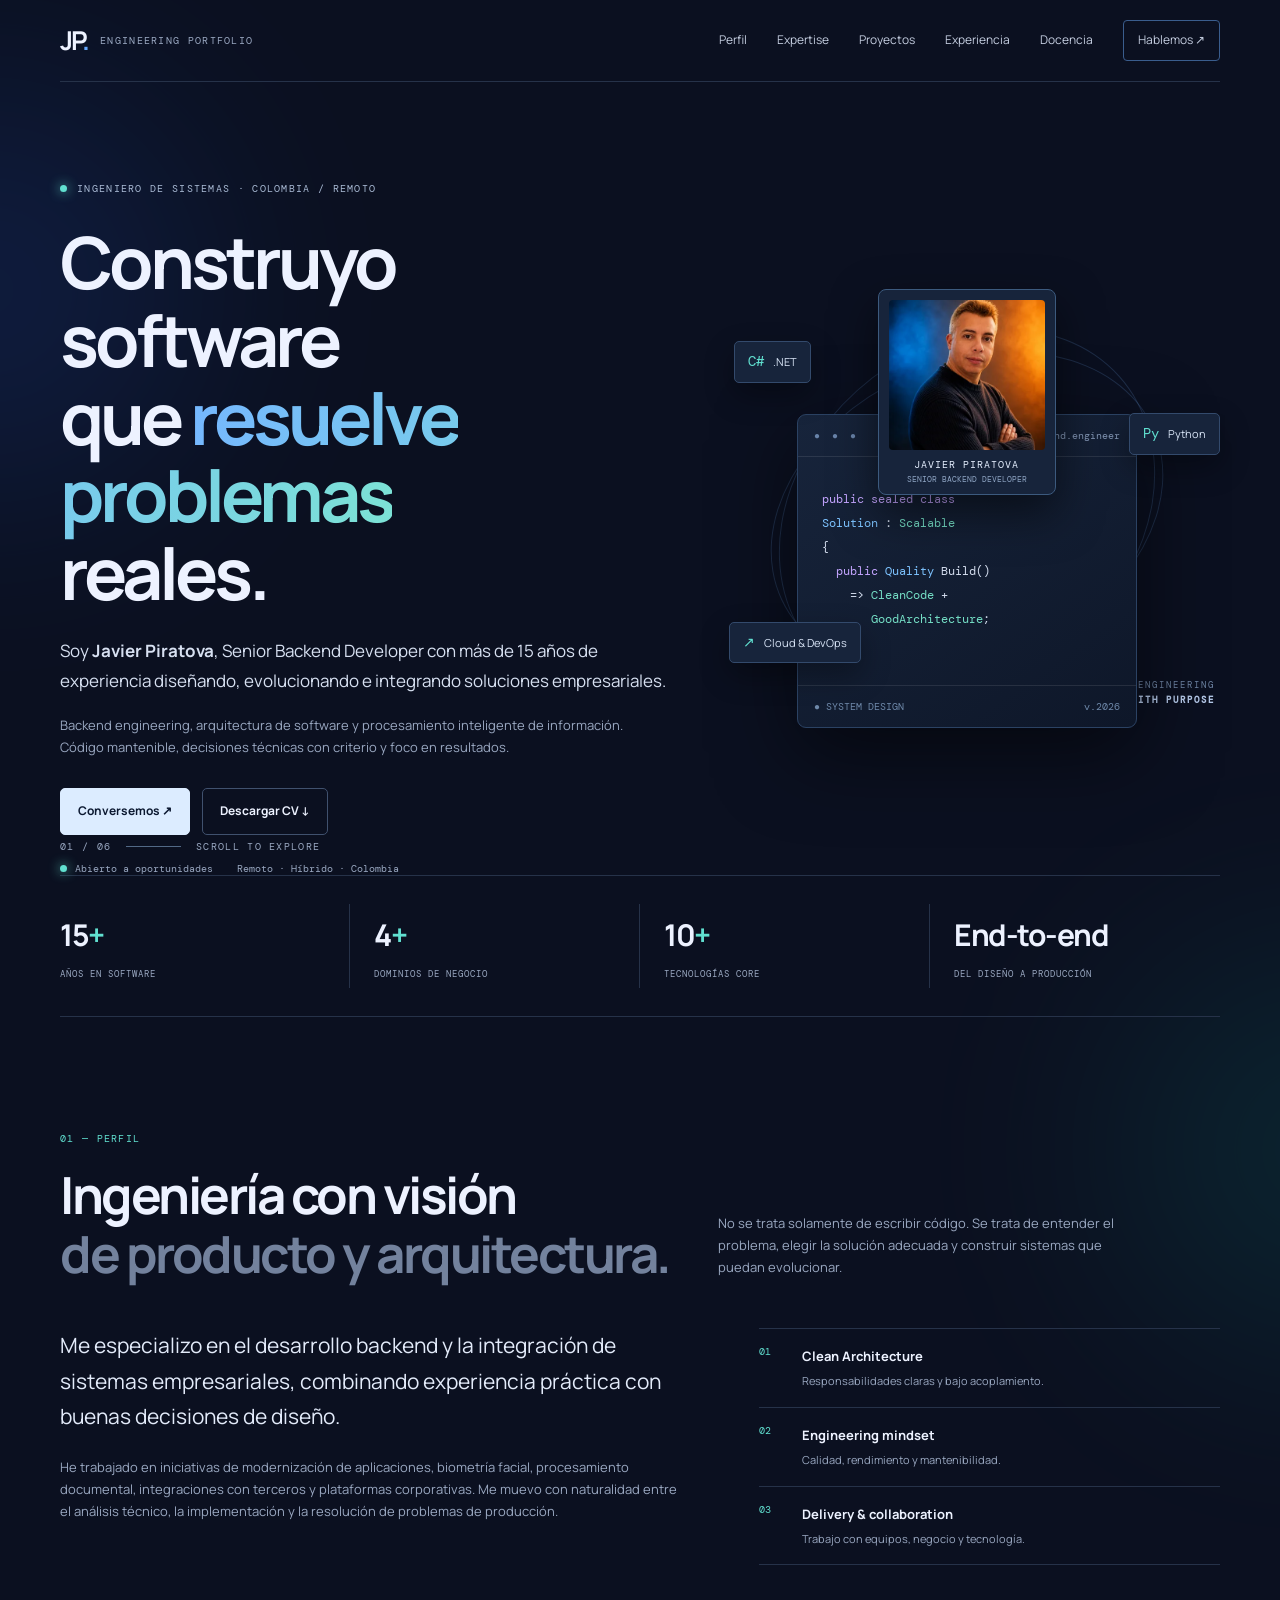
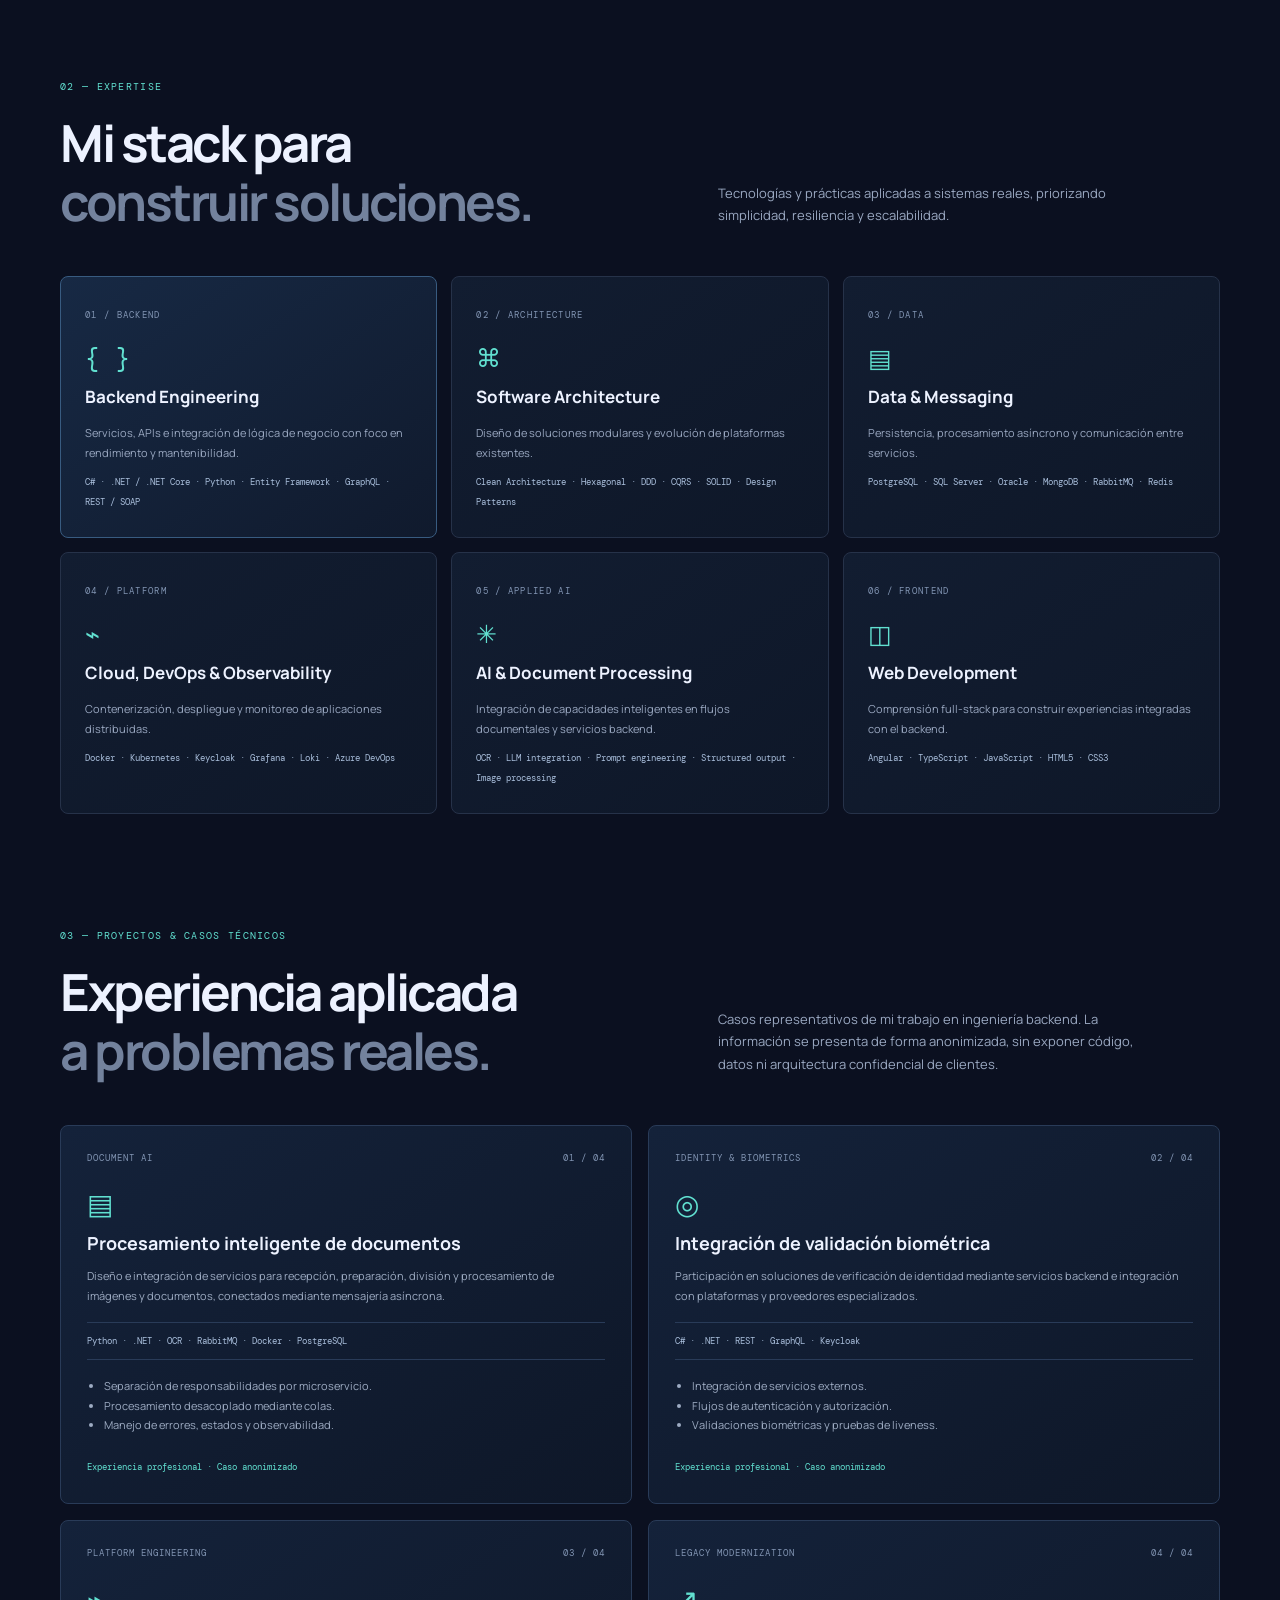
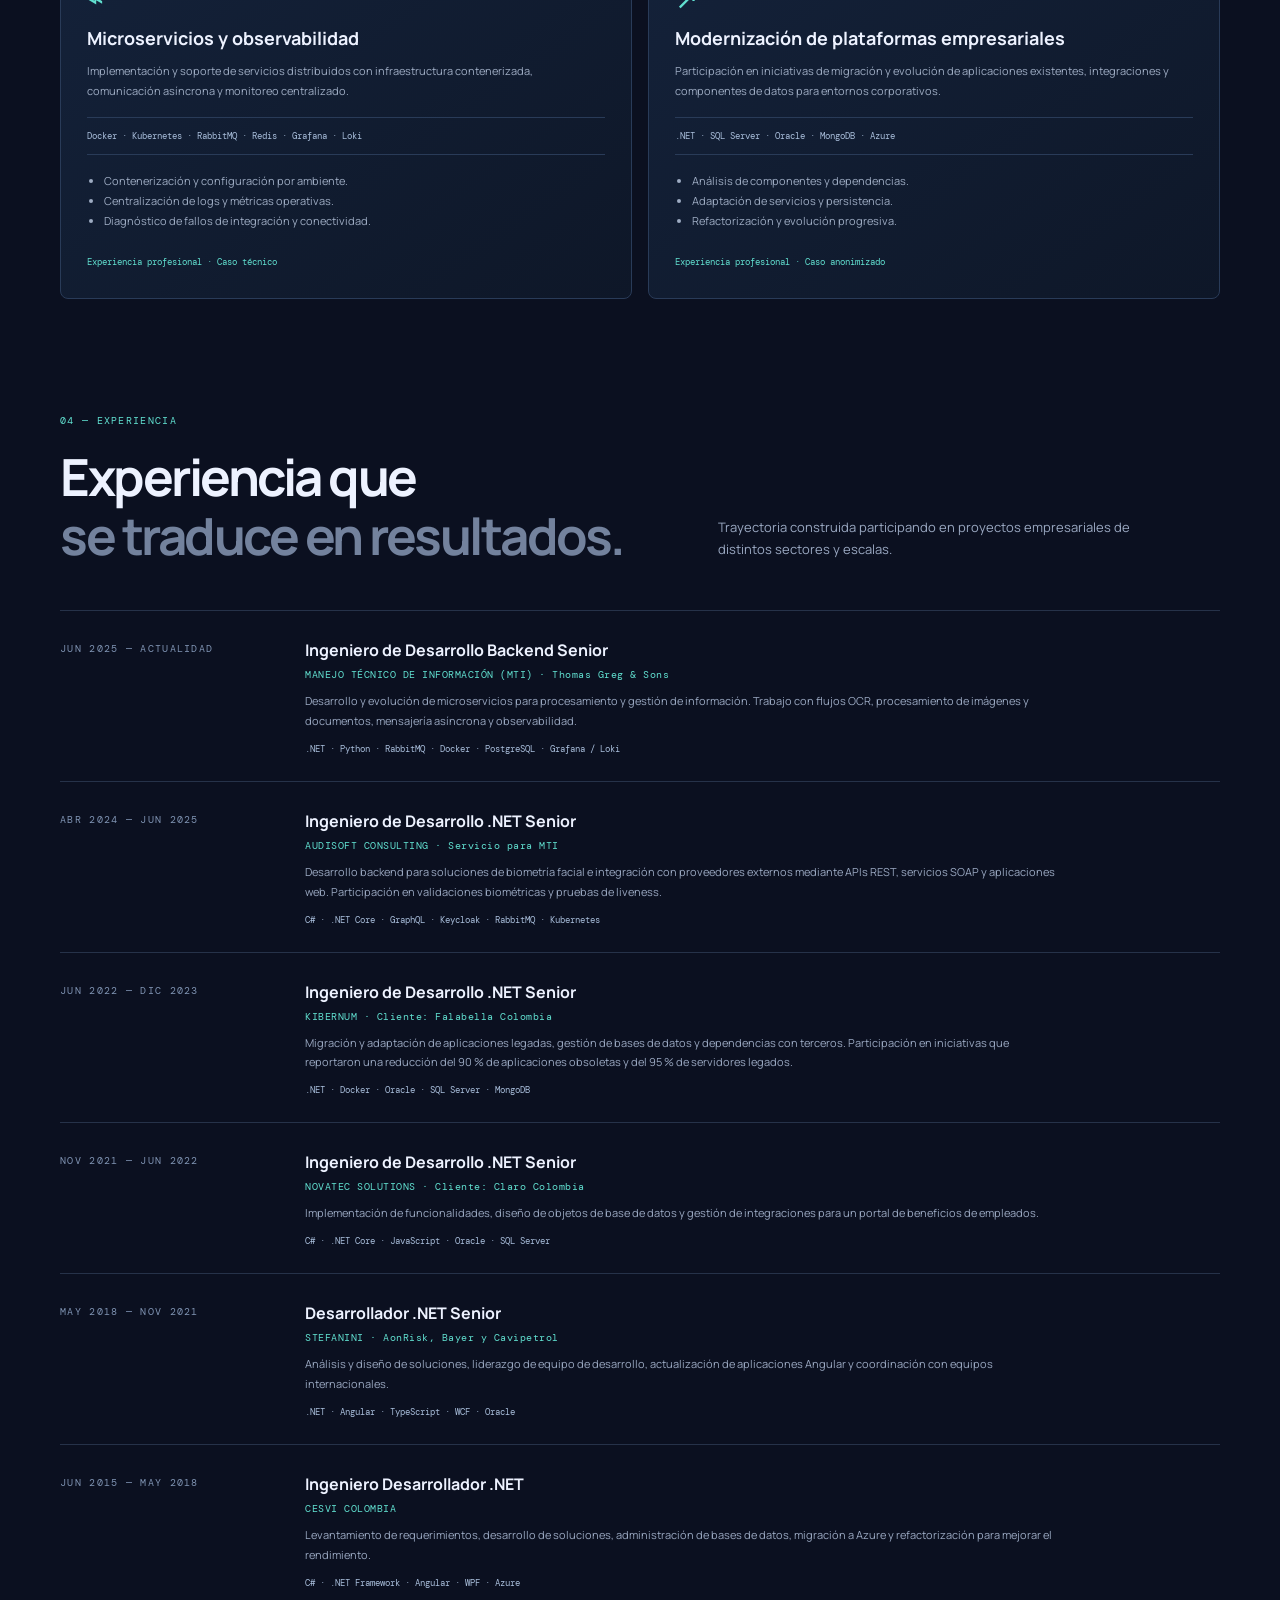
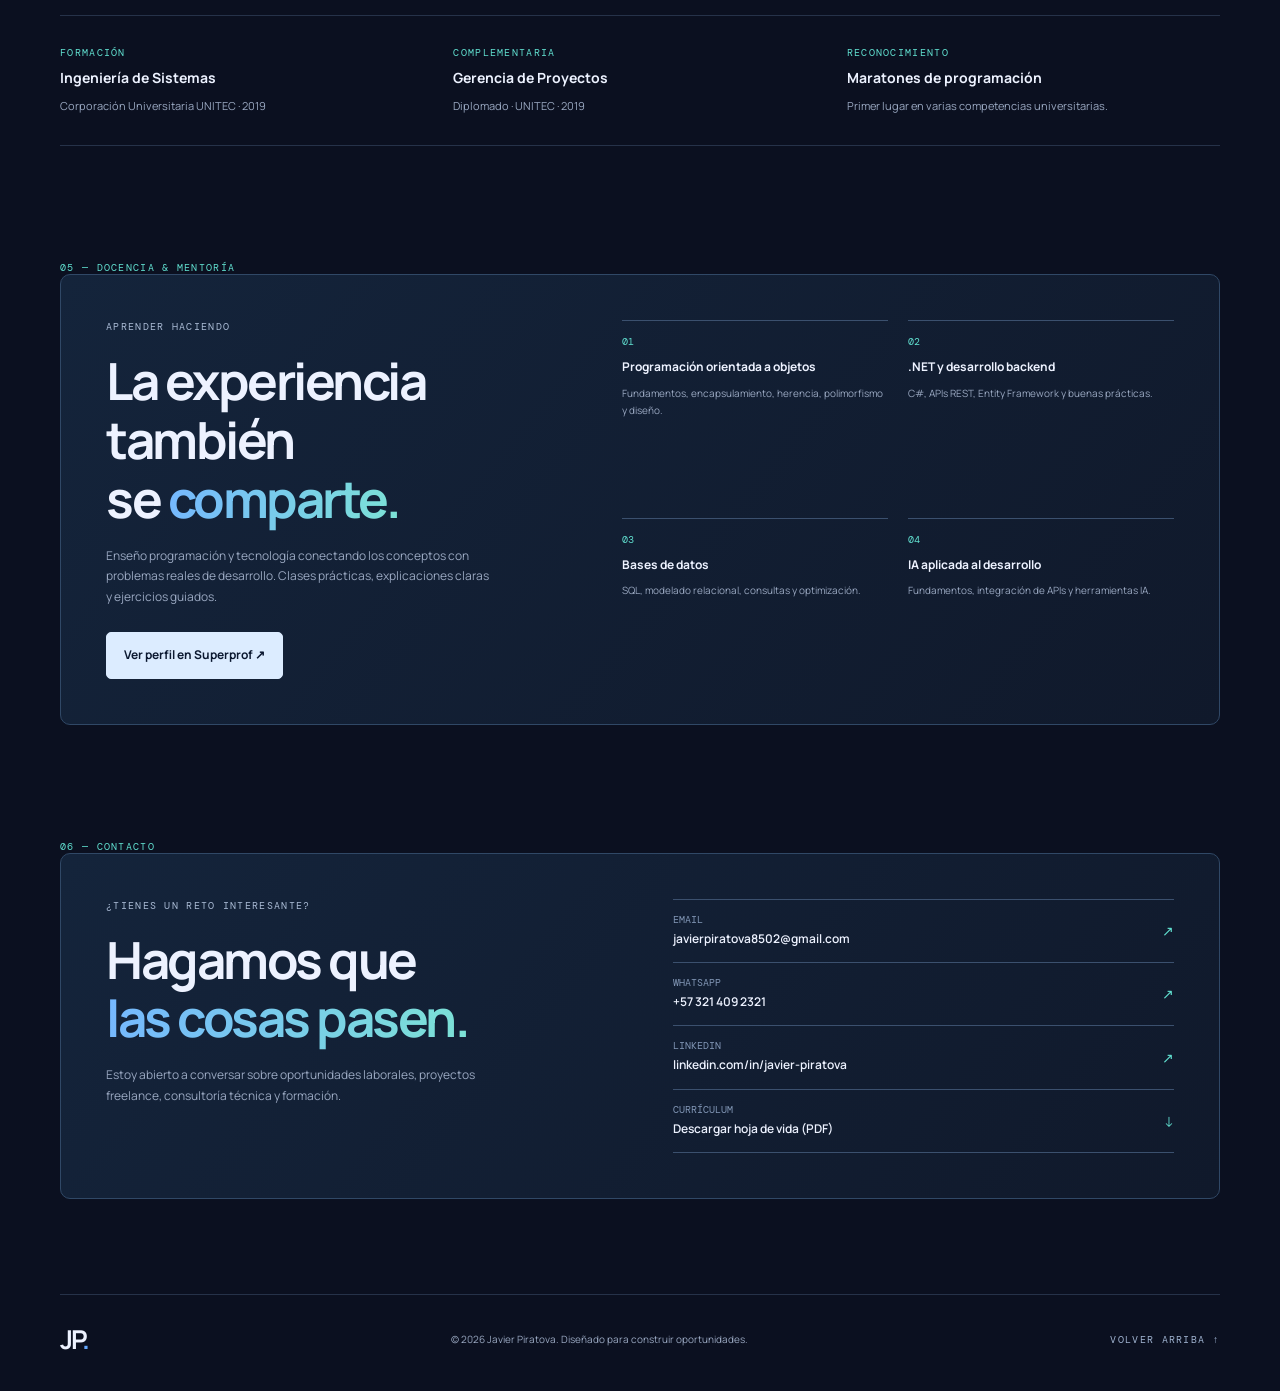
<file: index.html>
<!doctype html>
<html lang="es">
<head>
<meta charset="utf-8"><meta name="viewport" content="width=device-width,initial-scale=1">
<meta name="theme-color" content="#0b1020">
<meta name="author" content="Javier Piratova">
<meta name="referrer" content="strict-origin-when-cross-origin">
<meta name="robots" content="index,follow,max-image-preview:large">
<link rel="canonical" href="https://portafolio-cal.pages.dev/">
<meta property="og:locale" content="es_CO">
<meta property="og:site_name" content="Javier Piratova | Portafolio profesional">
<link rel="icon" type="image/svg+xml" href="assets/favicon.svg">
<link rel="sitemap" type="application/xml" href="sitemap.xml">
<meta property="og:type" content="website">
<meta property="og:url" content="https://portafolio-cal.pages.dev/">
<meta property="og:image" content="https://portafolio-cal.pages.dev/assets/og-cover.svg">
<meta property="og:image:alt" content="Javier Piratova, Senior .NET Backend Developer e Ingeniero de Sistemas">
<meta property="og:image:width" content="1200">
<meta property="og:image:height" content="630">
<meta name="twitter:card" content="summary_large_image">
<meta name="twitter:title" content="Javier Piratova | Senior .NET Backend Developer en Colombia">
<meta name="twitter:description" content="Ingeniero de Sistemas en Colombia. Desarrollo backend, .NET, APIs, microservicios, arquitectura e IA aplicada.">
<meta name="twitter:image" content="https://portafolio-cal.pages.dev/assets/og-cover.svg">
<meta name="twitter:image:alt" content="Javier Piratova, Senior .NET Backend Developer e Ingeniero de Sistemas">
<meta name="description" content="Javier Piratova, Senior .NET Backend Developer e Ingeniero de Sistemas en Colombia. Desarrollo backend, APIs, microservicios, arquitectura de software e IA aplicada.">
<script type="application/ld+json">
{
  "@context": "https://schema.org",
  "@graph": [
    {
      "@type": "Person",
      "@id": "https://portafolio-cal.pages.dev/#javier-piratova",
      "name": "Javier Piratova",
      "url": "https://portafolio-cal.pages.dev/",
      "image": {
        "@type": "ImageObject",
        "url": "https://portafolio-cal.pages.dev/assets/javier-piratova.webp",
        "width": 400,
        "height": 400
      },
      "jobTitle": "Senior .NET Backend Developer",
      "description": "Ingeniero de Sistemas y desarrollador backend senior especializado en .NET, C#, Python, APIs, microservicios, arquitectura de software e IA aplicada.",
      "email": "mailto:javierpiratova8502@gmail.com",
      "sameAs": [
        "https://www.linkedin.com/in/javier-piratova",
        "https://github.com/Xavier8502"
      ],
      "knowsAbout": [
        "Software Architecture", "Clean Architecture", "C#", ".NET", "ASP.NET Core",
        "Python", "Backend Development", "REST APIs", "GraphQL", "Microservices",
        "Document AI", "OCR", "RabbitMQ", "PostgreSQL", "Docker", "Kubernetes",
        "Redis", "Observability"
      ]
    },
    {
      "@type": "WebSite",
      "@id": "https://portafolio-cal.pages.dev/#website",
      "url": "https://portafolio-cal.pages.dev/",
      "name": "Javier Piratova | Portafolio profesional",
      "inLanguage": "es-CO",
      "about": { "@id": "https://portafolio-cal.pages.dev/#javier-piratova" }
    }
  ]
}
</script>  
<meta property="og:title" content="Javier Piratova | Senior .NET Backend Developer en Colombia">
<meta property="og:description" content="Ingeniero de Sistemas en Colombia. Desarrollo backend, .NET, APIs, microservicios, arquitectura de software e IA aplicada.">
<title>Javier Piratova | Senior .NET Backend Developer en Colombia</title>
<link rel="preconnect" href="https://fonts.googleapis.com"><link rel="preconnect" href="https://fonts.gstatic.com" crossorigin>
<link href="https://fonts.googleapis.com/css2?family=DM+Mono:wght@400;500&family=Manrope:wght@400;500;600;700;800&display=swap" rel="stylesheet">
<link rel="stylesheet" href="styles.css"><script defer src="script.js"></script>
</head>

  
<body>
<a class="skip-link" href="#contenido">Saltar al contenido principal</a>
<div class="glow g1"></div><div class="glow g2"></div>
<header><a class="brand" aria-label="Javier Piratova, inicio" href="#inicio"><b>JP<span>.</span></b><small>ENGINEERING PORTFOLIO</small></a>
<button class="menu" type="button" aria-label="Abrir menú" aria-expanded="false" aria-controls="main-navigation">☰</button>
<nav id="main-navigation" aria-label="Navegación principal"><a href="#perfil">Perfil</a><a href="#expertise">Expertise</a><a href="#proyectos">Proyectos</a><a href="#experiencia">Experiencia</a><a href="#docencia">Docencia</a><a class="nav-cta" href="#contacto">Hablemos ↗</a></nav></header>
<main id="contenido">
<section class="hero wrap" id="inicio">
<div class="hero-copy"><div class="eyebrow"><i></i> INGENIERO DE SISTEMAS · COLOMBIA / REMOTO</div>
<h1>Construyo software<br>que <em>resuelve problemas</em><br>reales.</h1>
<p class="lead">Soy <strong>Javier Piratova</strong>, Senior Backend Developer con más de 15 años de experiencia diseñando, evolucionando e integrando soluciones empresariales.</p>
<p class="sub">Backend engineering, arquitectura de software y procesamiento inteligente de información. Código mantenible, decisiones técnicas con criterio y foco en resultados.</p>
<div class="actions"><a class="btn primary" href="#contacto">Conversemos ↗</a><a class="btn" href="assets/CV_Javier_Piratova.pdf" target="_blank" rel="noopener">Descargar CV ↓</a></div>
<div class="availability"><span><i></i> Abierto a oportunidades</span><span>Remoto · Híbrido · Colombia</span></div></div>
<div class="visual"><div class="portrait-card"><img src="assets/javier-piratova.webp" alt="Fotografía profesional de Javier Piratova, Senior Backend Developer" width="400" height="400" loading="eager" fetchpriority="high" decoding="async"><span>JAVIER PIRATOVA</span><small>SENIOR BACKEND DEVELOPER</small></div><div class="orbit o1"></div><div class="orbit o2"></div>
<div class="code"><div class="code-top"><span>● ● ●</span> backend.engineer</div><pre><b>public sealed class</b>
<span>Solution</span> : <i>Scalable</i>
{
  <b>public</b> <span>Quality</span> Build()
    =&gt; <i>CleanCode</i> +
       <i>GoodArchitecture</i>;
}</pre><div class="code-bottom">● SYSTEM DESIGN <span>v.2026</span></div></div>
<div class="chip c1"><b>C#</b> .NET</div><div class="chip c2"><b>Py</b> Python</div><div class="chip c3"><b>↗</b> Cloud & DevOps</div><div class="visual-label">ENGINEERING<br><strong>WITH PURPOSE</strong></div></div>
<div class="scroll">01 / 06 <span></span> SCROLL TO EXPLORE</div></section>
<section class="stats wrap"><div><b>15<span>+</span></b><small>AÑOS EN SOFTWARE</small></div><div><b>4<span>+</span></b><small>DOMINIOS DE NEGOCIO</small></div><div><b>10<span>+</span></b><small>TECNOLOGÍAS CORE</small></div><div><b>End-to-end</b><small>DEL DISEÑO A PRODUCCIÓN</small></div></section>
<section class="section wrap" id="perfil"><div class="kicker">01 — PERFIL</div><div class="heading"><h2>Ingeniería con visión<br><span>de producto y arquitectura.</span></h2><p>No se trata solamente de escribir código. Se trata de entender el problema, elegir la solución adecuada y construir sistemas que puedan evolucionar.</p></div>
<div class="profile"><div><p class="big">Me especializo en el desarrollo backend y la integración de sistemas empresariales, combinando experiencia práctica con buenas decisiones de diseño.</p><p>He trabajado en iniciativas de modernización de aplicaciones, biometría facial, procesamiento documental, integraciones con terceros y plataformas corporativas. Me muevo con naturalidad entre el análisis técnico, la implementación y la resolución de problemas de producción.</p></div>
<div class="principles"><article><i>01</i><b>Clean Architecture</b><small>Responsabilidades claras y bajo acoplamiento.</small></article><article><i>02</i><b>Engineering mindset</b><small>Calidad, rendimiento y mantenibilidad.</small></article><article><i>03</i><b>Delivery & collaboration</b><small>Trabajo con equipos, negocio y tecnología.</small></article></div></div></section>
<section class="section wrap" id="expertise"><div class="kicker">02 — EXPERTISE</div><div class="heading"><h2>Mi stack para<br><span>construir soluciones.</span></h2><p>Tecnologías y prácticas aplicadas a sistemas reales, priorizando simplicidad, resiliencia y escalabilidad.</p></div>
<div class="cards">
<article class="card featured"><label>01 / BACKEND</label><div class="symbol">{ }</div><h3>Backend Engineering</h3><p>Servicios, APIs e integración de lógica de negocio con foco en rendimiento y mantenibilidad.</p><div class="tags">C# · .NET / .NET Core · Python · Entity Framework · GraphQL · REST / SOAP</div></article>
<article class="card"><label>02 / ARCHITECTURE</label><div class="symbol">⌘</div><h3>Software Architecture</h3><p>Diseño de soluciones modulares y evolución de plataformas existentes.</p><div class="tags">Clean Architecture · Hexagonal · DDD · CQRS · SOLID · Design Patterns</div></article>
<article class="card"><label>03 / DATA</label><div class="symbol">▤</div><h3>Data & Messaging</h3><p>Persistencia, procesamiento asíncrono y comunicación entre servicios.</p><div class="tags">PostgreSQL · SQL Server · Oracle · MongoDB · RabbitMQ · Redis</div></article>
<article class="card"><label>04 / PLATFORM</label><div class="symbol">⌁</div><h3>Cloud, DevOps & Observability</h3><p>Contenerización, despliegue y monitoreo de aplicaciones distribuidas.</p><div class="tags">Docker · Kubernetes · Keycloak · Grafana · Loki · Azure DevOps</div></article>
<article class="card"><label>05 / APPLIED AI</label><div class="symbol">✳</div><h3>AI & Document Processing</h3><p>Integración de capacidades inteligentes en flujos documentales y servicios backend.</p><div class="tags">OCR · LLM integration · Prompt engineering · Structured output · Image processing</div></article>
<article class="card"><label>06 / FRONTEND</label><div class="symbol">◫</div><h3>Web Development</h3><p>Comprensión full-stack para construir experiencias integradas con el backend.</p><div class="tags">Angular · TypeScript · JavaScript · HTML5 · CSS3</div></article></div></section>

<section class="section wrap" id="proyectos"><div class="kicker">03 — PROYECTOS & CASOS TÉCNICOS</div><div class="heading"><h2>Experiencia aplicada<br><span>a problemas reales.</span></h2><p>Casos representativos de mi trabajo en ingeniería backend. La información se presenta de forma anonimizada, sin exponer código, datos ni arquitectura confidencial de clientes.</p></div>
<div class="project-grid">
<article class="project-card"><div class="project-meta"><span>DOCUMENT AI</span><span>01 / 04</span></div><div class="project-icon">▤</div><h3>Procesamiento inteligente de documentos</h3><p>Diseño e integración de servicios para recepción, preparación, división y procesamiento de imágenes y documentos, conectados mediante mensajería asíncrona.</p><div class="project-stack">Python · .NET · OCR · RabbitMQ · Docker · PostgreSQL</div><ul><li>Separación de responsabilidades por microservicio.</li><li>Procesamiento desacoplado mediante colas.</li><li>Manejo de errores, estados y observabilidad.</li></ul><span class="project-kind">Experiencia profesional · Caso anonimizado</span></article>
<article class="project-card"><div class="project-meta"><span>IDENTITY & BIOMETRICS</span><span>02 / 04</span></div><div class="project-icon">◎</div><h3>Integración de validación biométrica</h3><p>Participación en soluciones de verificación de identidad mediante servicios backend e integración con plataformas y proveedores especializados.</p><div class="project-stack">C# · .NET · REST · GraphQL · Keycloak</div><ul><li>Integración de servicios externos.</li><li>Flujos de autenticación y autorización.</li><li>Validaciones biométricas y pruebas de liveness.</li></ul><span class="project-kind">Experiencia profesional · Caso anonimizado</span></article>
<article class="project-card"><div class="project-meta"><span>PLATFORM ENGINEERING</span><span>03 / 04</span></div><div class="project-icon">⌁</div><h3>Microservicios y observabilidad</h3><p>Implementación y soporte de servicios distribuidos con infraestructura contenerizada, comunicación asíncrona y monitoreo centralizado.</p><div class="project-stack">Docker · Kubernetes · RabbitMQ · Redis · Grafana · Loki</div><ul><li>Contenerización y configuración por ambiente.</li><li>Centralización de logs y métricas operativas.</li><li>Diagnóstico de fallos de integración y conectividad.</li></ul><span class="project-kind">Experiencia profesional · Caso técnico</span></article>
<article class="project-card"><div class="project-meta"><span>LEGACY MODERNIZATION</span><span>04 / 04</span></div><div class="project-icon">↗</div><h3>Modernización de plataformas empresariales</h3><p>Participación en iniciativas de migración y evolución de aplicaciones existentes, integraciones y componentes de datos para entornos corporativos.</p><div class="project-stack">.NET · SQL Server · Oracle · MongoDB · Azure</div><ul><li>Análisis de componentes y dependencias.</li><li>Adaptación de servicios y persistencia.</li><li>Refactorización y evolución progresiva.</li></ul><span class="project-kind">Experiencia profesional · Caso anonimizado</span></article>
</div></section>
<section class="section wrap" id="experiencia"><div class="kicker">04 — EXPERIENCIA</div><div class="heading"><h2>Experiencia que<br><span>se traduce en resultados.</span></h2><p>Trayectoria construida participando en proyectos empresariales de distintos sectores y escalas.</p></div>
<div class="timeline">
<article><time>JUN 2025 — ACTUALIDAD</time><div><h3>Ingeniero de Desarrollo Backend Senior</h3><h4>MANEJO TÉCNICO DE INFORMACIÓN (MTI) · Thomas Greg & Sons</h4><p>Desarrollo y evolución de microservicios para procesamiento y gestión de información. Trabajo con flujos OCR, procesamiento de imágenes y documentos, mensajería asíncrona y observabilidad.</p><small>.NET · Python · RabbitMQ · Docker · PostgreSQL · Grafana / Loki</small></div></article>
<article><time>ABR 2024 — JUN 2025</time><div><h3>Ingeniero de Desarrollo .NET Senior</h3><h4>AUDISOFT CONSULTING · Servicio para MTI</h4><p>Desarrollo backend para soluciones de biometría facial e integración con proveedores externos mediante APIs REST, servicios SOAP y aplicaciones web. Participación en validaciones biométricas y pruebas de liveness.</p><small>C# · .NET Core · GraphQL · Keycloak · RabbitMQ · Kubernetes</small></div></article>
<article><time>JUN 2022 — DIC 2023</time><div><h3>Ingeniero de Desarrollo .NET Senior</h3><h4>KIBERNUM · Cliente: Falabella Colombia</h4><p>Migración y adaptación de aplicaciones legadas, gestión de bases de datos y dependencias con terceros. Participación en iniciativas que reportaron una reducción del 90 % de aplicaciones obsoletas y del 95 % de servidores legados.</p><small>.NET · Docker · Oracle · SQL Server · MongoDB</small></div></article>
<article><time>NOV 2021 — JUN 2022</time><div><h3>Ingeniero de Desarrollo .NET Senior</h3><h4>NOVATEC SOLUTIONS · Cliente: Claro Colombia</h4><p>Implementación de funcionalidades, diseño de objetos de base de datos y gestión de integraciones para un portal de beneficios de empleados.</p><small>C# · .NET Core · JavaScript · Oracle · SQL Server</small></div></article>
<article><time>MAY 2018 — NOV 2021</time><div><h3>Desarrollador .NET Senior</h3><h4>STEFANINI · AonRisk, Bayer y Cavipetrol</h4><p>Análisis y diseño de soluciones, liderazgo de equipo de desarrollo, actualización de aplicaciones Angular y coordinación con equipos internacionales.</p><small>.NET · Angular · TypeScript · WCF · Oracle</small></div></article>
<article><time>JUN 2015 — MAY 2018</time><div><h3>Ingeniero Desarrollador .NET</h3><h4>CESVI COLOMBIA</h4><p>Levantamiento de requerimientos, desarrollo de soluciones, administración de bases de datos, migración a Azure y refactorización para mejorar el rendimiento.</p><small>C# · .NET Framework · Angular · WPF · Azure</small></div></article></div>
<div class="education"><article><label>FORMACIÓN</label><b>Ingeniería de Sistemas</b><small>Corporación Universitaria UNITEC · 2019</small></article><article><label>COMPLEMENTARIA</label><b>Gerencia de Proyectos</b><small>Diplomado · UNITEC · 2019</small></article><article><label>RECONOCIMIENTO</label><b>Maratones de programación</b><small>Primer lugar en varias competencias universitarias.</small></article></div></section>
<section class="section wrap" id="docencia"><div class="kicker">05 — DOCENCIA & MENTORÍA</div><div class="teaching"><div><div class="eyebrow">APRENDER HACIENDO</div><h2>La experiencia también<br>se <em>comparte.</em></h2><p>Enseño programación y tecnología conectando los conceptos con problemas reales de desarrollo. Clases prácticas, explicaciones claras y ejercicios guiados.</p><a class="btn primary" href="https://www.superprof.co/" aria-label="Buscar perfil de Javier Piratova en Superprof" target="_blank" rel="noopener">Ver perfil en Superprof ↗</a></div>
<div class="topics"><article><i>01</i><b>Programación orientada a objetos</b><small>Fundamentos, encapsulamiento, herencia, polimorfismo y diseño.</small></article><article><i>02</i><b>.NET y desarrollo backend</b><small>C#, APIs REST, Entity Framework y buenas prácticas.</small></article><article><i>03</i><b>Bases de datos</b><small>SQL, modelado relacional, consultas y optimización.</small></article><article><i>04</i><b>IA aplicada al desarrollo</b><small>Fundamentos, integración de APIs y herramientas IA.</small></article></div></div></section>
<section class="section wrap contact-section" id="contacto"><div class="kicker">06 — CONTACTO</div><div class="contact"><div><div class="eyebrow">¿TIENES UN RETO INTERESANTE?</div><h2>Hagamos que<br><em>las cosas pasen.</em></h2><p>Estoy abierto a conversar sobre oportunidades laborales, proyectos freelance, consultoría técnica y formación.</p></div>
<div class="links"><a href="mailto:javierpiratova8502@gmail.com"><small>EMAIL</small><b>javierpiratova8502@gmail.com</b><i>↗</i></a><a href="https://wa.me/573214092321" target="_blank" rel="noopener"><small>WHATSAPP</small><b>+57 321 409 2321</b><i>↗</i></a><a href="https://www.linkedin.com/in/javier-piratova" target="_blank" rel="noopener"><small>LINKEDIN</small><b>linkedin.com/in/javier-piratova</b><i>↗</i></a><a href="assets/CV_Javier_Piratova.pdf" target="_blank" rel="noopener"><small>CURRÍCULUM</small><b>Descargar hoja de vida (PDF)</b><i>↓</i></a></div></div></section>
</main><footer class="wrap"><a class="brand" href="#inicio"><b>JP<span>.</span></b></a><small>© <span id="year">2026</span> Javier Piratova. Diseñado para construir oportunidades.</small><a href="#inicio">VOLVER ARRIBA ↑</a></footer>
</body></html>
</file>
<file: styles.css>
*{box-sizing:border-box}html{scroll-behavior:smooth;scroll-padding-top:90px}body{margin:0;background:#0b1020;color:#edf2ff;font:14px/1.7 Manrope,sans-serif;overflow-x:hidden}a{color:inherit;text-decoration:none}.glow{position:absolute;z-index:-1;filter:blur(110px);opacity:.15;border-radius:50%;pointer-events:none}.g1{width:420px;height:420px;background:#2563eb;top:80px;left:-220px}.g2{width:400px;height:400px;background:#0d9488;top:950px;right:-240px}.wrap,header{width:min(1160px,calc(100% - 48px));margin:auto}header{height:82px;display:flex;align-items:center;justify-content:space-between;border-bottom:1px solid #263249;position:relative;z-index:4}.brand{display:flex;align-items:center;gap:12px}.brand b{font-size:26px;letter-spacing:-2px}.brand b span{color:#65a8ff}.brand small,.eyebrow,.kicker,label,time,.scroll,footer>a:last-child{font:10px 'DM Mono',monospace;letter-spacing:1.3px;color:#9aa8c1}nav{display:flex;gap:30px;align-items:center;font-size:12px;color:#c5cee0}nav a:hover{color:white}.nav-cta{padding:9px 14px;border:1px solid #3a5d8d;border-radius:4px}.menu{display:none;background:none;border:0;color:white;font-size:22px}.hero{min-height:680px;padding-top:100px;display:grid;grid-template-columns:1.1fr .9fr;gap:35px;align-items:center;position:relative}.eyebrow{display:flex;gap:10px;align-items:center;color:#a9bad4}.eyebrow i,.availability i{width:7px;height:7px;border-radius:50%;background:#61e0d0;box-shadow:0 0 12px #61e0d0;display:inline-block}.hero h1{font-size:clamp(43px,6vw,72px);line-height:1.08;letter-spacing:-4px;margin:28px 0 24px}.hero h1 em,.teaching h2 em,.contact h2 em{font-style:normal;background:linear-gradient(100deg,#75b7ff,#7ce2d5);background-clip:text;color:transparent}.lead{font-size:17px;color:#d7e0f1;max-width:610px;line-height:1.8}.sub{font-size:13px;color:#9aa8c1;max-width:570px}.actions{display:flex;gap:12px;margin-top:30px}.btn{display:inline-block;padding:12px 17px;border:1px solid #40516e;border-radius:5px;font-size:12px;font-weight:700}.btn:hover{border-color:#65a8ff;transform:translateY(-2px)}.btn.primary{background:#dcecff;color:#0b1830;border-color:#dcecff}.availability{display:flex;gap:24px;margin-top:27px;font:10px 'DM Mono',monospace;color:#9aa8c1}.availability span{display:flex;align-items:center;gap:8px}.visual{height:460px;display:grid;place-items:center;position:relative;margin-bottom:30px}.orbit{position:absolute;border:1px solid #6aa0e633;border-radius:50%}.o1{width:410px;height:300px;transform:rotate(-25deg)}.o2{width:330px;height:410px;transform:rotate(48deg)}.code{width:340px;background:linear-gradient(145deg,#17243b,#0e1729);border:1px solid #2b4263;border-radius:9px;box-shadow:0 25px 80px #0008;z-index:2;overflow:hidden}.code-top,.code-bottom{height:42px;display:flex;justify-content:space-between;align-items:center;padding:0 16px;color:#8295b3;font:10px 'DM Mono',monospace;border-bottom:1px solid #ffffff18}.code-top span{color:#6883a9;letter-spacing:3px}.code pre{padding:18px 24px;color:#d5deef;font:12px/2 'DM Mono',monospace}.code pre b{color:#c4a5ff;font-weight:400}.code pre span{color:#7dc3ff}.code pre i{color:#75dfc6;font-style:normal}.code-bottom{border:0;border-top:1px solid #ffffff18;color:#6e88a9}.chip{position:absolute;z-index:3;padding:10px 13px;background:#17243b;border:1px solid #334a6c;border-radius:5px;box-shadow:0 12px 30px #0005;font-size:11px;color:#d9e5f7}.chip b{font:14px 'DM Mono',monospace;color:#61e0d0;margin-right:7px}.c1{top:58px;left:20px}.c2{right:0;top:130px}.c3{bottom:80px;left:15px}.visual-label{position:absolute;right:5px;bottom:35px;font:9px/1.7 'DM Mono',monospace;letter-spacing:2px;color:#6f85a5;text-align:right}.visual-label strong{color:#b5c9e9}.scroll{position:absolute;bottom:22px;left:0;display:flex;gap:15px;align-items:center}.scroll span{height:1px;width:55px;background:#526986}.stats{display:grid;grid-template-columns:repeat(4,1fr);padding:28px 0;border-top:1px solid #263249;border-bottom:1px solid #263249}.stats div{padding:5px 24px;border-right:1px solid #263249}.stats div:first-child{padding-left:0}.stats div:last-child{border:0}.stats b{display:block;font-size:30px;letter-spacing:-1.5px}.stats b span{color:#61e0d0}.stats small{font:9px 'DM Mono',monospace;letter-spacing:1px;color:#9aa8c1}.section{padding-top:115px}.kicker{color:#61e0d0}.heading{display:grid;grid-template-columns:1.1fr .9fr;gap:45px;align-items:end;margin:20px 0 45px}.heading h2,.teaching h2,.contact h2{font-size:clamp(34px,4vw,52px);letter-spacing:-2.5px;line-height:1.15;margin:0}.heading h2 span{color:#73829d}.heading>p{font-size:13px;color:#9aa8c1;max-width:420px;margin:0 0 5px}.profile{display:grid;grid-template-columns:1.15fr .85fr;gap:75px}.big{font-size:21px;line-height:1.7;color:#e3ebfa;margin-top:0}.profile>div:first-child>p:last-child{font-size:13px;color:#9aa8c1}.principles{border-top:1px solid #263249}.principles article{display:grid;grid-template-columns:38px 1fr;gap:5px;padding:16px 0;border-bottom:1px solid #263249}.principles i,.topics i{font:10px 'DM Mono',monospace;color:#61e0d0;grid-row:span 2}.principles b{font-size:13px}.principles small{font-size:11px;color:#9aa8c1}.cards{display:grid;grid-template-columns:repeat(3,1fr);gap:14px}.card{background:linear-gradient(145deg,#121d31,#0e1728);border:1px solid #263249;padding:24px;border-radius:8px;min-height:245px}.card:hover{border-color:#42658f;transform:translateY(-3px)}.card.featured{border-color:#385b80;background:linear-gradient(145deg,#172944,#101a2d)}.card label{color:#8295b3;font-size:9px}.symbol{font:25px 'DM Mono',monospace;color:#61e0d0;margin:17px 0 8px}.card h3{font-size:17px;margin:0 0 8px}.card p{font-size:11px;color:#9aa8c1;line-height:1.8}.tags{font:9px 'DM Mono',monospace;color:#a9bedb;line-height:2.2}.timeline{border-top:1px solid #263249}.timeline article{display:grid;grid-template-columns:210px 1fr;gap:35px;padding:26px 0;border-bottom:1px solid #263249}.timeline time{padding-top:5px;color:#7f93b2}.timeline h3{font-size:16px;margin:0 0 4px}.timeline h4{font:10px 'DM Mono',monospace;color:#61e0d0;letter-spacing:.5px;margin:0 0 10px}.timeline p{font-size:11px;color:#9aa8c1;line-height:1.8;margin:0;max-width:760px}.timeline small{display:block;font:9px 'DM Mono',monospace;color:#a9bedb;margin-top:12px}.education{display:grid;grid-template-columns:repeat(3,1fr);gap:20px;padding:30px 0;border-bottom:1px solid #263249}.education article{display:grid;gap:7px}.education label{color:#61e0d0}.education b{font-size:14px}.education small{font-size:11px;color:#9aa8c1}.teaching,.contact{display:grid;grid-template-columns:.9fr 1.1fr;gap:65px;padding:45px;background:linear-gradient(130deg,#14243b,#10192b);border:1px solid #304866;border-radius:10px}.teaching h2,.contact h2{margin:18px 0}.teaching>div:first-child>p,.contact>div:first-child>p{font-size:12px;color:#9aa8c1;max-width:390px;margin-bottom:25px}.topics{display:grid;grid-template-columns:1fr 1fr;gap:20px}.topics article{border-top:1px solid #3b506e;padding-top:14px}.topics i{display:block;margin-bottom:9px}.topics b{font-size:12px;display:block}.topics small{font-size:10px;color:#9aa8c1;display:block;margin-top:7px;line-height:1.7}.contact-section{padding-bottom:95px}.contact{grid-template-columns:1fr 1fr}.links{border-top:1px solid #3b506e}.links a{display:grid;grid-template-columns:1fr auto;gap:3px;padding:13px 0;border-bottom:1px solid #3b506e}.links small{grid-column:1;font:10px 'DM Mono',monospace;color:#8297b6}.links b{font-size:12px;font-weight:600}.links i{grid-column:2;grid-row:1/3;align-self:center;color:#61e0d0;font-style:normal}footer{border-top:1px solid #263249;padding:22px 0 30px;display:flex;align-items:center;justify-content:space-between}footer>small{font-size:10px;color:#9aa8c1}footer>a:last-child{color:#9fb2cf}
@media(max-width:850px){.hero{grid-template-columns:1fr;padding-top:70px}.visual{height:390px}.heading{grid-template-columns:1fr;gap:14px}.profile{gap:30px}.cards{grid-template-columns:repeat(2,1fr)}.teaching,.contact{gap:35px;padding:30px}.timeline article{grid-template-columns:155px 1fr}}
@media(max-width:600px){.wrap,header{width:calc(100% - 36px)}header{height:70px}.brand small{font-size:8px}.menu{display:block}nav{display:none;position:absolute;top:69px;left:0;right:0;background:#111a2d;border:1px solid #263249;padding:18px;flex-direction:column;align-items:stretch;gap:17px}nav.open{display:flex}.nav-cta{text-align:center}.hero{padding-top:55px;min-height:auto}.hero h1{font-size:43px;letter-spacing:-2.5px}.lead{font-size:15px}.availability{flex-direction:column;gap:9px}.visual{height:340px;transform:scale(.88);margin:-5px -20px 18px}.code{width:300px}.o1{width:330px}.o2{height:340px}.c1{left:0}.c2{right:0}.c3{left:0}.scroll{position:relative;bottom:auto;margin:8px 0 22px}.stats{grid-template-columns:1fr 1fr;gap:17px}.stats div{padding:5px 12px;border:0}.stats div:first-child{padding-left:12px}.stats b{font-size:25px}.section{padding-top:82px}.heading{margin-bottom:30px}.heading h2,.teaching h2,.contact h2{font-size:37px}.profile,.teaching,.contact{grid-template-columns:1fr}.profile{gap:24px}.cards{grid-template-columns:1fr}.card{min-height:0}.timeline article{grid-template-columns:1fr;gap:8px;padding:21px 0}.education{grid-template-columns:1fr;gap:20px}.teaching,.contact{padding:25px;gap:30px}.topics{grid-template-columns:1fr 1fr;gap:17px}footer{flex-wrap:wrap;gap:12px}footer>small{order:3;width:100%}}


/* Portfolio v2.0 — accessibility and project storytelling */
:focus-visible{outline:3px solid #7ce2d5;outline-offset:4px;border-radius:3px}
.skip-link{position:absolute;left:12px;top:-60px;z-index:20;padding:10px 14px;background:#dcecff;color:#0b1830;border-radius:4px;font-weight:800}
.skip-link:focus{top:12px}
.portrait-card{position:absolute;z-index:4;left:50%;top:6px;transform:translateX(-50%);width:178px;padding:10px;background:#17243b;border:1px solid #3c5a7e;border-radius:8px;text-align:center;box-shadow:0 18px 45px #0008}
.portrait-card img{display:block;width:100%;height:150px;object-fit:cover;border-radius:4px;background:#0b1020}
.portrait-card span{display:block;margin-top:8px;font:10px 'DM Mono',monospace;letter-spacing:1px;color:#e5efff}
.portrait-card small{display:block;font:8px 'DM Mono',monospace;color:#8fa5c4;margin-top:3px}
.visual .code{margin-top:115px}
.project-grid{display:grid;grid-template-columns:repeat(2,minmax(0,1fr));gap:16px}
.project-card{padding:26px;background:linear-gradient(145deg,#14223a,#0e1728);border:1px solid #293b58;border-radius:8px;transition:transform .2s,border-color .2s}
.project-card:hover{transform:translateY(-3px);border-color:#527aa8}
.project-meta{display:flex;justify-content:space-between;font:9px 'DM Mono',monospace;letter-spacing:1px;color:#8295b3}
.project-icon{font:28px 'DM Mono',monospace;color:#61e0d0;margin:22px 0 8px}
.project-card h3{font-size:18px;line-height:1.35;margin:0 0 10px}
.project-card p,.project-card li{font-size:11px;line-height:1.8;color:#9eacc3}
.project-stack{margin:16px 0;padding:10px 0;border-top:1px solid #293b58;border-bottom:1px solid #293b58;font:9px/1.8 'DM Mono',monospace;color:#a9bedb}
.project-card ul{padding-left:17px;margin:12px 0 18px}
.project-kind{font:9px 'DM Mono',monospace;color:#61e0d0}
@media(max-width:850px){.portrait-card{top:-12px;left:50%;}.visual .code{margin-top:140px}.project-grid{grid-template-columns:1fr 1fr}}
@media(max-width:600px){.portrait-card{width:135px;top:-5px}.portrait-card img{height:112px}.portrait-card span{font-size:8px}.portrait-card small{font-size:7px}.visual .code{margin-top:120px}.project-grid{grid-template-columns:1fr}.project-card{padding:21px}}
@media(prefers-reduced-motion:reduce){html{scroll-behavior:auto}*,*::before,*::after{animation-duration:.01ms!important;animation-iteration-count:1!important;transition-duration:.01ms!important}}
</file>
